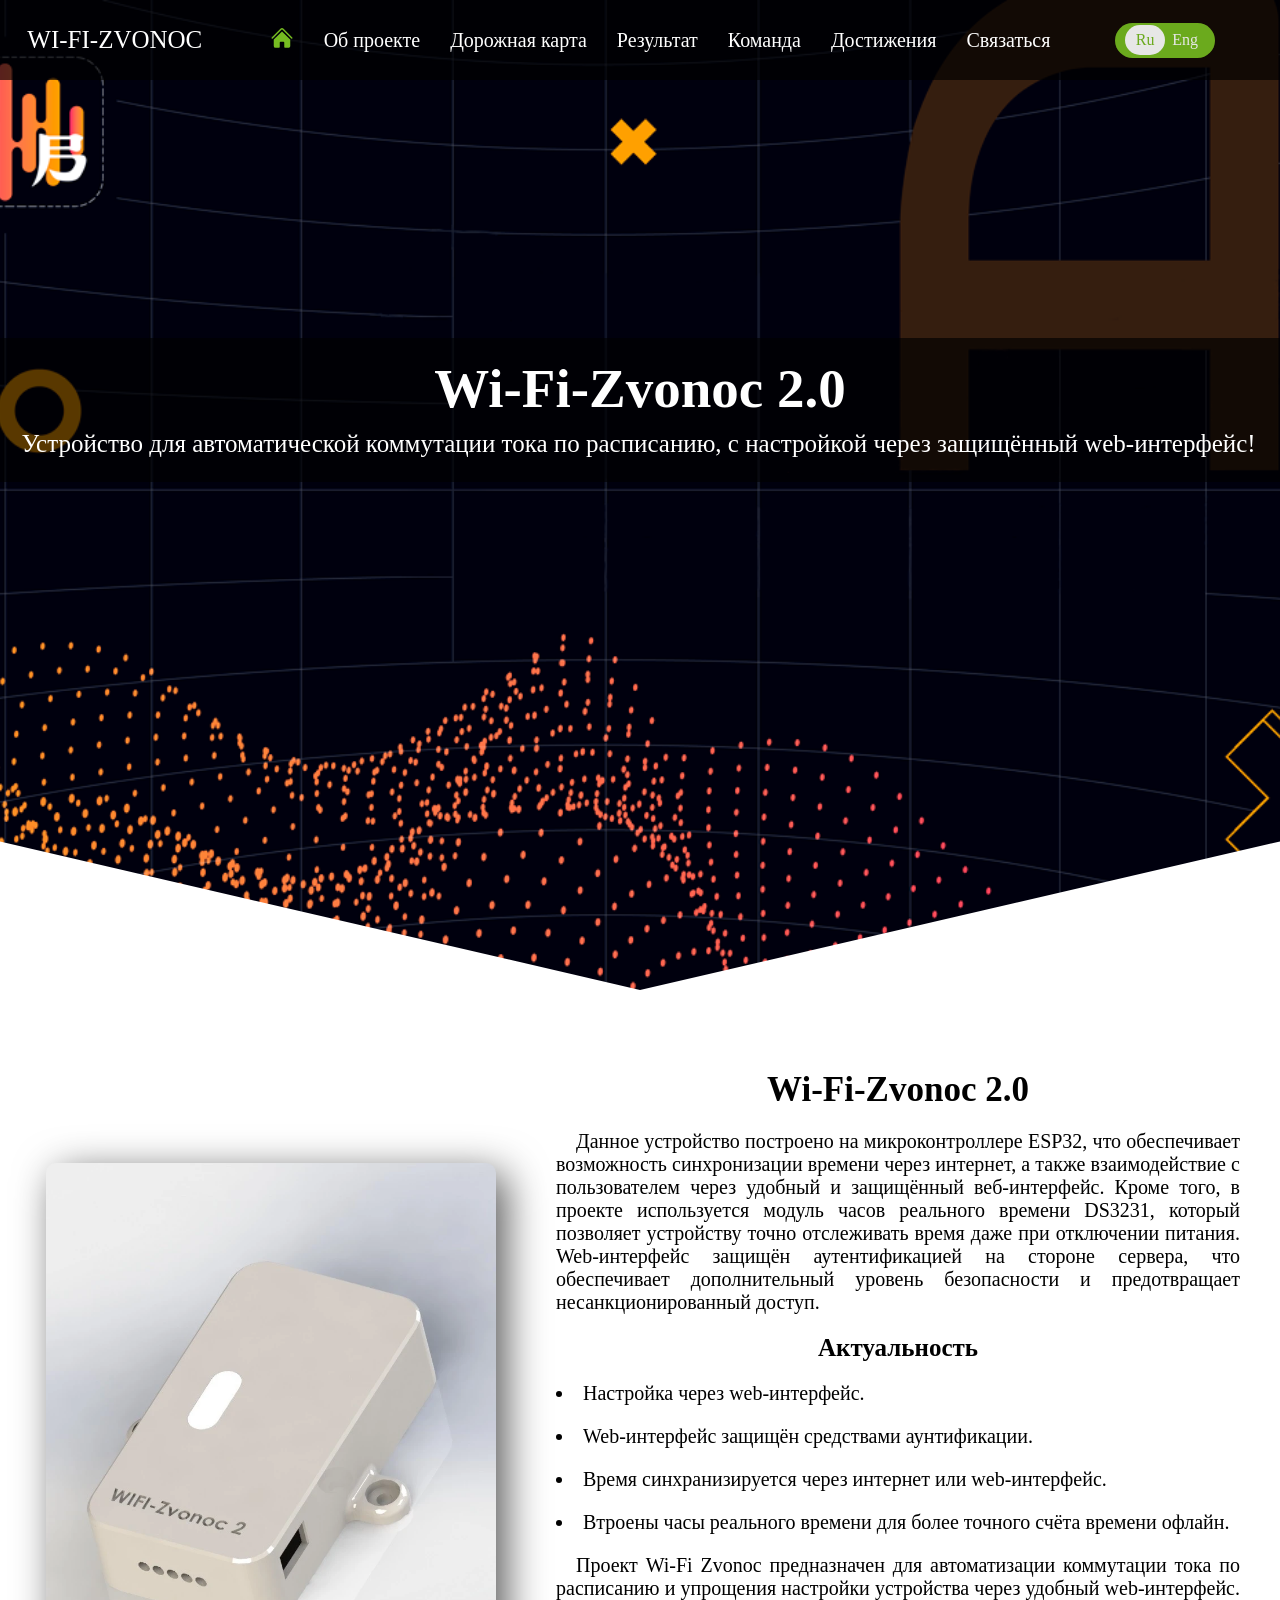
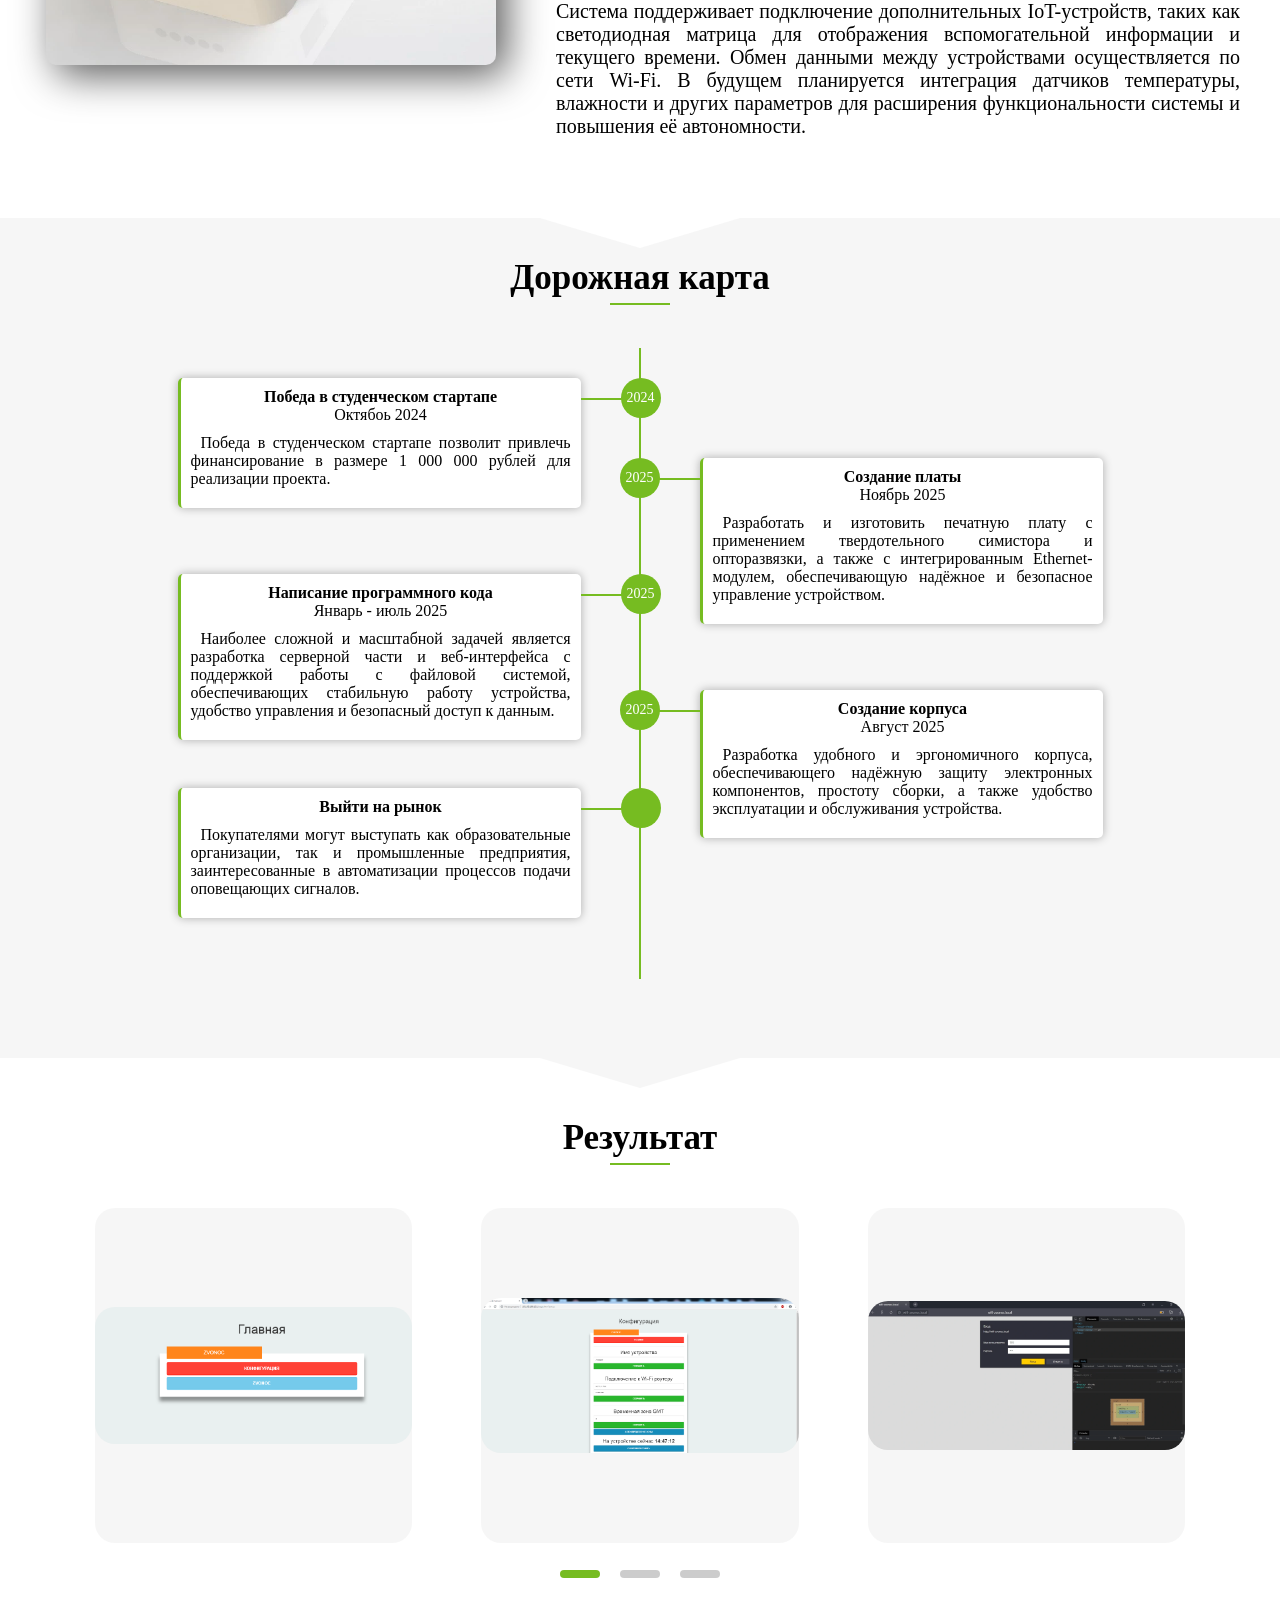
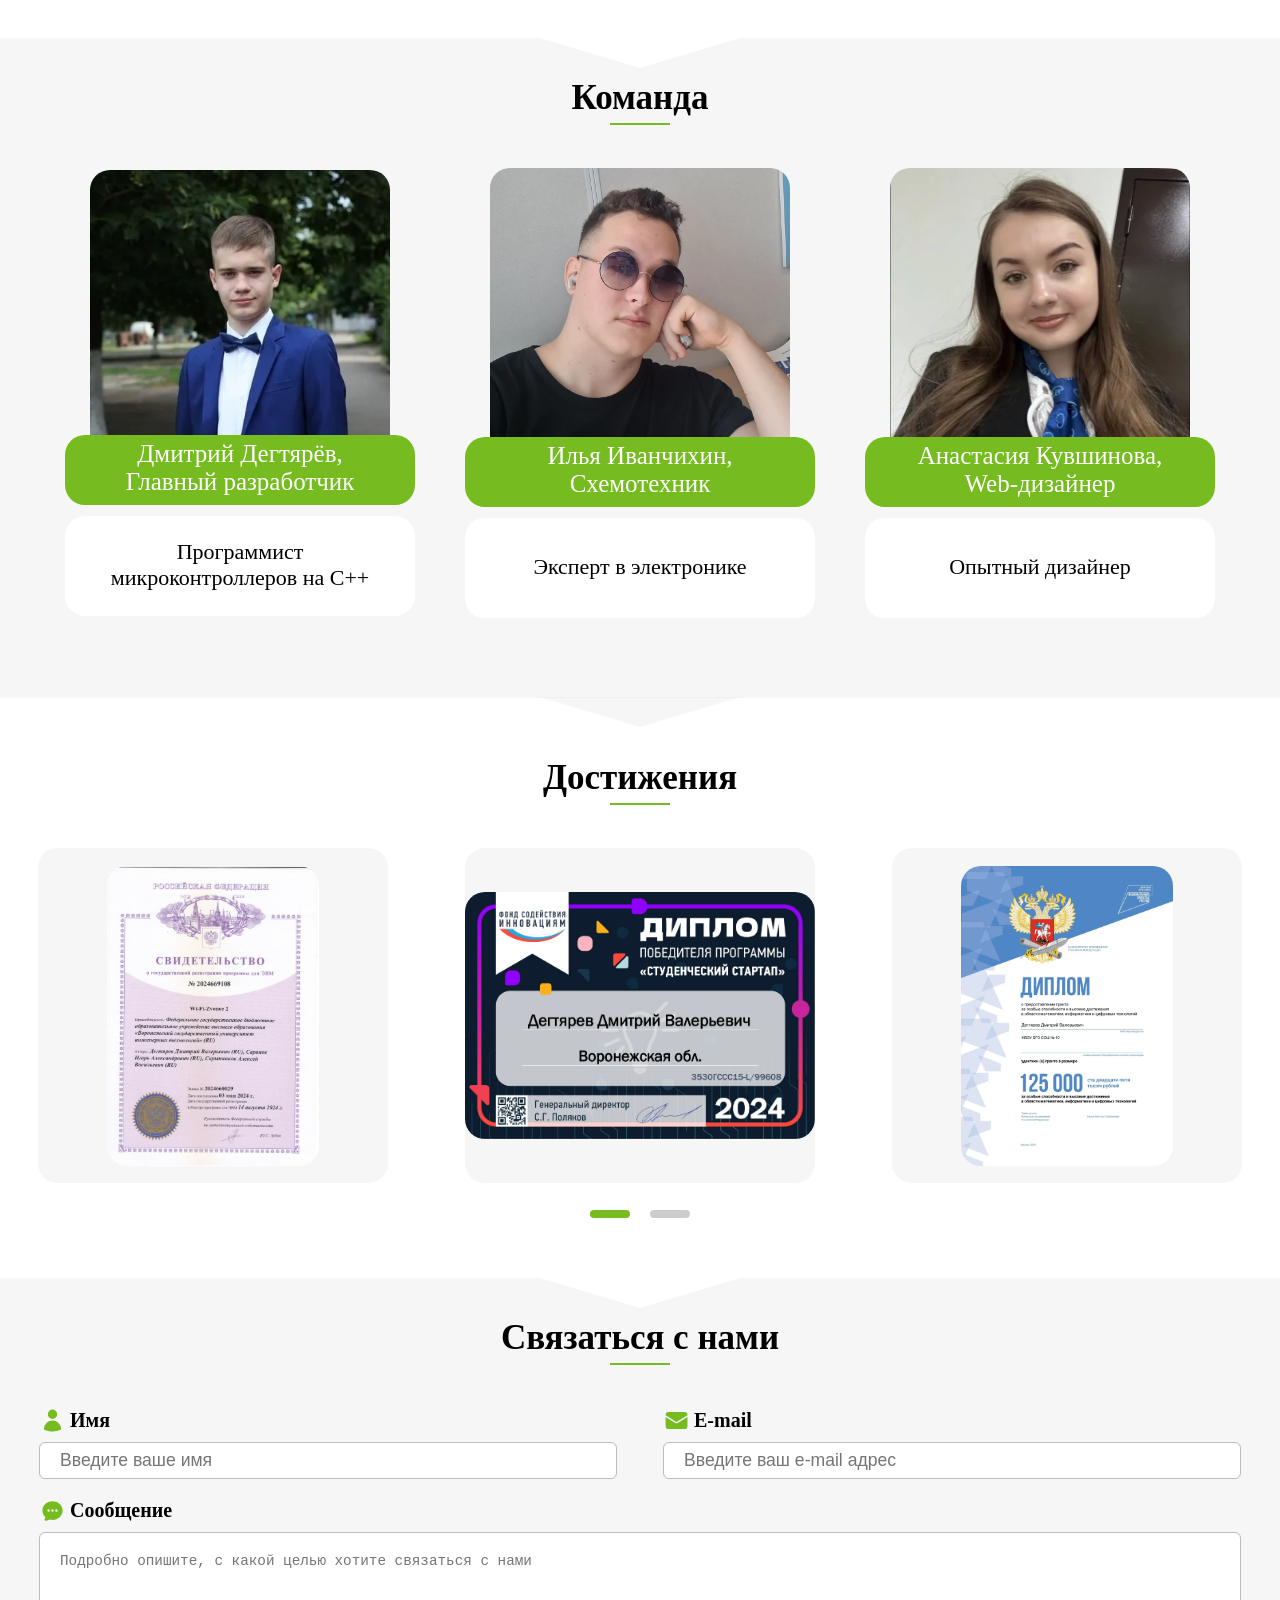
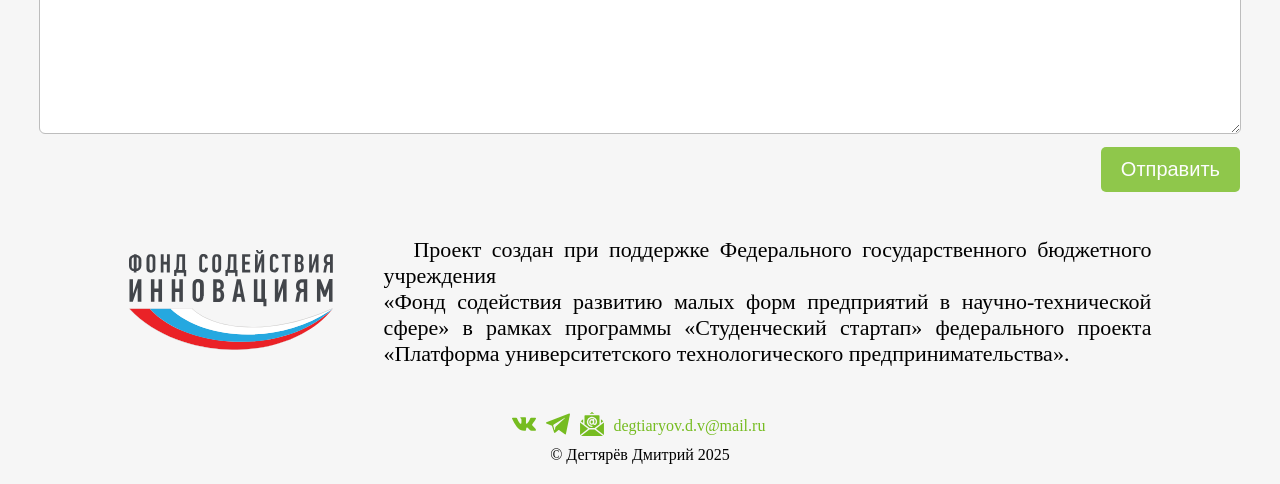
<file: index.html>
<!DOCTYPE html>
<html lang="ru">

<head>
<meta charset="UTF-8">
<meta name="viewport"
      content="width=device-width, initial-scale=1.0, user-scalable=no, maximum-scale=1.0, minimum-scale=1.0">
<title>Wi-Fi-Zvonoc</title>
<link rel="stylesheet" href="style.css"/>
<link href="img/favicon.ico" rel="shortcut icon" type="image/x-icon"/>
</head>

<body>
<div class="header_top">
<a class="logo center" href="#home">WI-FI-ZVONOC</a>
<nav class="navigation">
<ul class="menu center">
<li class="menu_element center"><a class ="menu_link active" href="#home">
<svg xmlns="http://www.w3.org/2000/svg" viewBox="0 0 24 24" fill="currentColor" class="size-6 home">
  <path d="M11.47 3.841a.75.75 0 0 1 1.06 0l8.69 8.69a.75.75 0 1 0 1.06-1.061l-8.689-8.69a2.25 2.25 0 0 0-3.182 0l-8.69 8.69a.75.75 0 1 0 1.061 1.06l8.69-8.689Z" />
  <path d="m12 5.432 8.159 8.159c.03.03.06.058.091.086v6.198c0 1.035-.84 1.875-1.875 1.875H15a.75.75 0 0 1-.75-.75v-4.5a.75.75 0 0 0-.75-.75h-3a.75.75 0 0 0-.75.75V21a.75.75 0 0 1-.75.75H5.625a1.875 1.875 0 0 1-1.875-1.875v-6.198a2.29 2.29 0 0 0 .091-.086L12 5.432Z" />
</svg>
</a></li>
<li class="menu_element center"><a class ="menu_link" href="#about_project">Об&nbsp;проекте</a></li>
<li class="menu_element center"><a class ="menu_link" href="#map">Дорожная карта</a></li>
<li class="menu_element center"><a class ="menu_link" href="#result">Результат</a></li>
<li class="menu_element center"><a class ="menu_link" href="">Команда</a></li>
<li class="menu_element center"><a class ="menu_link" href="#achievements">Достижения</a></li>
<li class="menu_element center"><a class ="menu_link" href="#contact">Связаться</a></li>
</ul>
</nav>
<div class="switcher_wrapper center">
<input type="checkbox" id="lang" checked />
<label for="lang" class="switcher">
<span>Ru</span>
<span>Eng</span>
</label>
</div>
</div>

<header class="header" id="home">

<div class="header_center">
<div class="header_wrapper">
<h1 class="name">Wi-Fi-Zvonoc 2.0</h1>
<p class="description">Устройство для автоматической коммутации тока по расписанию, с настройкой через защищённый web-интерфейс!</p>
</div>                 
</div>
</header>

<section class="about_project" id="about_project">
<div class="left center"><img src="img/project.webp" alt="Фото проекта" class="project_img"/></div>
<div class="right">
<h2 class="about_project_title center">Wi-Fi-Zvonoc 2.0</h2>
<p class="about_project_description">  Данное устройство построено на микроконтроллере ESP32, что обеспечивает возможность синхронизации времени через интернет, а также взаимодействие с пользователем через удобный и защищённый веб-интерфейс. Кроме того, в проекте используется модуль часов реального времени DS3231, который позволяет устройству точно отслеживать время даже при отключении питания. Web-интерфейс защищён аутентификацией на стороне сервера, что обеспечивает дополнительный уровень безопасности и предотвращает несанкционированный доступ.</p>
<b class="project_relevance center">Актуальность</b>
<ul class="relevance_list">
<li class="relevance_element">Настройка через web-интерфейс.</li>
<li class="relevance_element">Web-интерфейс защищён средствами аунтификации.</li>
<li class="relevance_element">Время синхранизируется через интернет или web-интерфейс.</li>
<li class="relevance_element">Втроены часы реального времени для более точного счёта времени офлайн.</li>
</ul>
<p class="about_project_description">Проект Wi-Fi Zvonoc предназначен для автоматизации коммутации тока по расписанию и упрощения настройки устройства через удобный web-интерфейс. Система поддерживает подключение дополнительных IoT-устройств, таких как светодиодная матрица для отображения вспомогательной информации и текущего времени. Обмен данными между устройствами осуществляется по сети Wi-Fi. В будущем планируется интеграция датчиков температуры, влажности и других параметров для расширения функциональности системы и повышения её автономности.</p>
</div>
</section>

<section class="map grey" id="map">
<h2 class="second_title">Дорожная карта</h2>
<div class="map_wrapper center">
<div class="map_element left" data-year="2024">
<b class="center">Победа в студенческом стартапе</b>
<div class="map_data center">Октябоь 2024</div>
<div class="map_content">Победа в студенческом стартапе позволит привлечь финансирование в размере 1 000 000 рублей для реализации проекта.</div>
</div>
<div class="map_element right" data-year="2025">
<b class="center">Создание платы</b>
<div class="map_data center">Ноябрь 2025</div>
<div class="map_content">Разработать и изготовить печатную плату с применением твердотельного симистора и опторазвязки, а также с интегрированным Ethernet-модулем, обеспечивающую надёжное и безопасное управление устройством.</div>
</div>
<div class="map_element left" data-year="2025">
<b class="center">Написание программного кода</b>
<div class="map_data center">Январь - июль 2025</div>
<div class="map_content">Наиболее сложной и масштабной задачей является разработка серверной части и веб-интерфейса с поддержкой работы с файловой системой, обеспечивающих стабильную работу устройства, удобство управления и безопасный доступ к данным.</div>
</div>
<div class="map_element right" data-year="2025">
<b class="center">Создание корпуса</b>
<div class="map_data center">Август 2025</div>
<div class="map_content">Разработка удобного и эргономичного корпуса, обеспечивающего надёжную защиту электронных компонентов, простоту сборки, а также удобство эксплуатации и обслуживания устройства.</div>
</div>
<div class="map_element left" data-year="">
<b class="center">Выйти на рынок</b>
<div class="map_data center"></div>
<div class="map_content">Покупателями могут выступать как образовательные организации, так и промышленные предприятия, заинтересованные в автоматизации процессов подачи оповещающих сигналов.</div>
</div>
</div>
</section>

<section class="result" id="result">
<h2 class="second_title">Результат</h2>
<div class="result_list slider">
<input type="radio" class="slider_input" id="slider_result1" name="slider_result" checked />
<input type="radio" class="slider_input" id="slider_result2" name="slider_result"/>
<input type="radio" class="slider_input" id="slider_result3" name="slider_result"/>
<div class="result_view slider_wrapper">
<div class="result_element slider_link center"><a href="img/result1.webp" target="_blank"><img class="result_img slider_img" src="img/result1.webp" alt=""></a></div>
<div class="result_element slider_link center"><a href="img/result2.webp" target="_blank"><img class="result_img slider_img" src="img/result2.webp" alt=""></a></div>
<div class="result_element slider_link center"><a href="img/result3.webp" target="_blank"><img class="result_img slider_img" src="img/result3.webp" alt=""></a></div>
</div>
<div class="result_view slider_wrapper">
<div class="result_element slider_link center"><a href="img/result4.webp" target="_blank"><img class="result_img slider_img" src="img/result4.webp" alt=""></a></div>
<div class="result_element slider_link center"><a href="img/result5.webp" target="_blank"><img class="result_img slider_img" src="img/result5.webp" alt=""></a></div>
<div class="result_element slider_link center"><a href="img/result6.webp" target="_blank"><img class="result_img slider_img" src="img/result6.webp" alt=""></a></div>
</div>
<div class="result_view slider_wrapper">
<div class="result_element slider_link center"><a href="img/result7.webp" target="_blank"><img class="result_img slider_img" src="img/result7.webp" alt=""></a></div>
<div class="result_element slider_link center"><a href="img/result8.webp" target="_blank"><img class="result_img slider_img" src="img/result8.webp" alt=""></a></div>
<div class="result_element slider_link center"><a href="img/result9.webp" target="_blank"><img class="result_img slider_img" src="img/result9.webp" alt=""></a></div>
</div>
<div class="slider_controls center">
<label for="slider_result1" class="controls_element"></label>
<label for="slider_result2" class="controls_element"></label>
<label for="slider_result3" class="controls_element"></label>
</div>
</div>
</section>

<section class="team grey">
<h2 class="second_title">Команда</h2>
<div class="team_wrapper center">
<div class="img_wrapper">
<img class="team_img center" src="img/team1.webp" alt="">
<div class="team_name center">Дмитрий Дегтярёв,<br>Главный разработчик  </div>
<div class="team_description">Программист микроконтроллеров на С++</div>
</div>
<div class="img_wrapper">
<img class="team_img" src="img/team2.webp" alt="">
<div class="team_name center">Илья Иванчихин,<br>Схемотехник</div>
<div class="team_description">Эксперт в электронике</div>
</div>
<div class="img_wrapper">
<img class="team_img" src="img/team3.webp" alt="">
<div class="team_name center">Анастасия Кувшинова,<br>Web-дизайнер</div>
<div class="team_description">Опытный дизайнер</div>
</div>
</div>
</section>

<section class="achievements" id="achievements">
<h2 class="second_title">Достижения</h2>
<div class="achievements_list slider">
<input type="radio" class="slider_input" id="slider_achievements1" name="slider_achievements" checked />
<input type="radio" class="slider_input" id="slider_achievements2" name="slider_achievements"/>
<div class="achievements_view slider_wrapper">
<div class="achievements_element slider_link center"><a href="img/achievements1.webp" target="_blank"><img class="achievements_img slider_img" src="img/achievements1.webp" alt=""></a></div>
<div class="achievements_element slider_link center"><a href="img/achievements2.webp" target="_blank"><img class="achievements_img slider_img" src="img/achievements2.webp" alt=""></a></div>
<div class="achievements_element slider_link center"><a href="img/achievements3.webp" target="_blank"><img class="achievements_img slider_img" src="img/achievements3.webp" alt=""></a></div>
</div>
<div class="achievements_view slider_wrapper">
<div class="achievements_element slider_link center"><a href="img/achievements4.webp" target="_blank"><img class="achievements_img slider_img" src="img/achievements4.webp" alt=""></a></div>
<div class="achievements_element slider_link center"><a href="img/achievements5.webp" target="_blank"><img class="achievements_img slider_img" src="img/achievements5.webp" alt=""></a></div>
<div class="achievements_element slider_link center"><a href="img/achievements6.webp" target="_blank"><img class="achievements_img slider_img" src="img/achievements6.webp" alt=""></a></div>
</div>
<div class="slider_controls center">
<label for="slider_achievements1" class="controls_element"></label>
<label for="slider_achievements2" class="controls_element"></label>
</div>
</div>
</section>

<section class="contact grey" id="contact">
<h2 class="second_title">Связаться с нами</h2>
<form action="" class="contact_form">
<div class="input_wrapper left">
<label class="label" for="name"><b>Имя</b></label>
<input class="input" type="text" id="name" placeholder="Введите ваше имя" required />
</div>
<div class="input_wrapper right">
<label class="label" for="email"><b>E-mail</b></label>
<input class="input" type="email" id="email" placeholder="Введите ваш e-mail адрес" required />
</div>
<div class="cls"></div>
<div class="text_wrapper">
<label class="label" for="message"><b>Сообщение</b></label>
<textarea class="textarea" name="message" id="message" cols="30" rows="10" placeholder="Подробно опишите, с какой целью хотите связаться с нами" required></textarea>
</div>
<button class="submit" type="submit">Отправить</button>
</form>
</section>

<footer class="grey">
<div class="fond center">
<div class="fond_img"><a href="https://fasie.ru/"><img src="img/fsi.svg"></a></div>
<div class="fond_a"><a href="https://fasie.ru/">Проект создан при поддержке Федерального государственного бюджетного учреждения<br>«Фонд содействия развитию малых форм предприятий в научно-технической сфере» в рамках программы «Студенческий стартап» федерального проекта «Платформа университетского технологического предпринимательства».</a></div>
</div>
<ul class="socials center">
<li class="socials_element"><a target="_blank" class="socials_link" href="https://vk.com/ddv123"><svg id="Capa_1" enable-background="new 0 0 96.496 96.496" viewBox="0 0 96.496 96.496" xmlns="http://www.w3.org/2000/svg"><g><path d="m92.499 65.178c-2.873-3.446-6.254-6.387-9.453-9.51-2.886-2.815-3.068-4.448-.748-7.697 2.532-3.546 5.255-6.956 7.81-10.486 2.385-3.299 4.823-6.589 6.078-10.539.796-2.513.092-3.623-2.485-4.063-.444-.077-.903-.081-1.355-.081l-15.289-.018c-1.883-.028-2.924.793-3.59 2.462-.899 2.256-1.826 4.51-2.897 6.687-2.43 4.936-5.144 9.707-8.949 13.747-.839.891-1.767 2.017-3.169 1.553-1.754-.64-2.271-3.53-2.242-4.507l-.015-17.647c-.34-2.521-.899-3.645-3.402-4.135l-15.882.003c-2.12 0-3.183.819-4.315 2.145-.653.766-.85 1.263.492 1.517 2.636.5 4.121 2.206 4.515 4.849.632 4.223.588 8.463.224 12.703-.107 1.238-.32 2.473-.811 3.629-.768 1.817-2.008 2.187-3.637 1.069-1.475-1.012-2.511-2.44-3.525-3.874-3.809-5.382-6.848-11.186-9.326-17.285-.716-1.762-1.951-2.83-3.818-2.859-4.587-.073-9.175-.085-13.762.004-2.76.052-3.583 1.392-2.459 3.894 4.996 11.113 10.557 21.917 17.816 31.759 3.727 5.051 8.006 9.51 13.534 12.67 6.265 3.582 13.009 4.66 20.112 4.328 3.326-.156 4.325-1.021 4.479-4.336.104-2.268.361-4.523 1.48-6.561 1.098-2 2.761-2.381 4.678-1.137.959.623 1.767 1.416 2.53 2.252 1.872 2.048 3.677 4.158 5.62 6.137 2.437 2.48 5.324 3.945 8.954 3.646l14.052.003c2.264-.148 3.438-2.924 2.138-5.451-.913-1.77-2.111-3.346-3.383-4.871z" fill="#76bc2" style="fill: rgb(118, 188, 33);"></path></svg></a></li>
<li class="socials_element"><a target="_blank" class="socials_link" href="https://t.me/djsvuj"><svg version="1.1" id="Layer_1" xmlns="http://www.w3.org/2000/svg" xmlns:xlink="http://www.w3.org/1999/xlink" x="0px" y="0px" viewBox="0 0 300 300" style="enable-background:new 0 0 300 300;" xml:space="preserve"><g id="XMLID_496_"><path id="XMLID_497_" d="M5.299,144.645l69.126,25.8l26.756,86.047c1.712,5.511,8.451,7.548,12.924,3.891l38.532-31.412 c4.039-3.291,9.792-3.455,14.013-0.391l69.498,50.457c4.785,3.478,11.564,0.856,12.764-4.926L299.823,29.22 c1.31-6.316-4.896-11.585-10.91-9.259L5.218,129.402C-1.783,132.102-1.722,142.014,5.299,144.645z M96.869,156.711l135.098-83.207 c2.428-1.491,4.926,1.792,2.841,3.726L123.313,180.87c-3.919,3.648-6.447,8.53-7.163,13.829l-3.798,28.146 c-0.503,3.758-5.782,4.131-6.819,0.494l-14.607-51.325C89.253,166.16,91.691,159.907,96.869,156.711z" fill="#000000" style="fill: rgb(118, 188, 33);"></path></g></svg></a></li>
<li class="socials_element"><svg id="Capa_1" enable-background="new 0 0 512 512" viewBox="0 0 512 512" xmlns="http://www.w3.org/2000/svg"><g><path d="m1 224.336v265.327l170.567-132.663z" fill="#000000" style="fill: rgb(118, 188, 33);"></path><path d="m446 155.31v81.576l50.373-39.179z" fill="#000000" style="fill: rgb(118, 188, 33);"></path><path d="m265.659 3.523c-5.582-4.697-13.736-4.697-19.318 0l-39.775 33.477h98.867z" fill="#000000" style="fill: rgb(118, 188, 33);"></path><path d="m66 155.31-50.373 42.397 50.373 39.179z" fill="#000000" style="fill: rgb(118, 188, 33);"></path><path d="m201.146 372-180 140h469.708l-180-140z" fill="#000000" style="fill: rgb(118, 188, 33);"></path><path d="m340.432 357 170.568 132.664v-265.329z" fill="#000000" style="fill: rgb(118, 188, 33);"></path><path d="m252.219 179.364c-12.167 0-24.752 11.83-24.752 31.626 0 20.126 12.276 33.646 23.742 33.646 12.074 0 21.975-14.127 22.687-31.889l.019-3.771c-.539-17.524-9.308-29.612-21.696-29.612z" fill="#000000" style="fill: rgb(118, 188, 33);"></path><path d="m310.854 342 105.146-81.781v-178.219c0-8.284-6.716-15-15-15h-290c-8.284 0-15 6.716-15 15v178.22l105.146 81.78zm-160.596-102.092c-7.163-27.235-3.561-55.947 10.144-80.846 13.699-24.89 36.023-43.302 62.86-51.845 28.313-9.015 58.376-6.359 84.647 7.478 26.275 13.838 45.471 37.114 54.05 65.541.047.154.091.31.132.466 5.702 21.36 4.014 41.524-5.474 65.379-6.413 16.124-22.136 33.354-47.031 33.354-9.032 0-17.693-3.704-24.387-10.431-1.584-1.592-3.011-3.326-4.289-5.163-8.407 6.838-18.602 10.794-29.7 10.794-14.498 0-28.594-7.038-38.673-19.31-9.718-11.832-15.069-27.577-15.069-44.336 0-16.834 5.694-32.411 16.034-43.86 10.196-11.29 24.309-17.766 38.718-17.766 7.925 0 15.456 1.889 22.223 5.448 1.312-6.953 7.407-12.206 14.726-12.206h.076c8.284.041 14.967 6.79 14.926 15.074l-.413 83.335c-.013 2.559.999 5.111 2.707 6.827.591.595 1.783 1.592 3.121 1.592 12.104 0 17.428-10.099 19.154-14.44 7.007-17.617 8.335-31.488 4.427-46.324-6.273-20.566-20.2-37.405-39.237-47.431-19.104-10.062-40.972-11.991-61.568-5.436-40.599 12.924-63.919 55.3-53.09 96.474 8.992 34.192 39.899 58.753 75.16 59.729 8.28.229 14.809 7.128 14.579 15.409-.225 8.14-6.895 14.585-14.986 14.585-.141 0-.281-.002-.423-.006-23.245-.643-46.191-8.9-64.612-23.252-19.138-14.908-32.53-35.252-38.732-58.833z" fill="#000000" style="fill: rgb(118, 188, 33);"></path></g></svg></li>
<li class="socials_element">degtiaryov.d.v@mail.ru</li>
</ul>
<p class="footer_about center">&copy;&nbsp;Дегтярёв&nbsp;Дмитрий&nbsp;2025</p>
</footer>
</body>

</html>
</file>
<file: style.css>
@charset "utf-8";:root{	--color-green: #76bc21;}*{   margin: 0;   padding: 0;   outline: none;   background-image: none;   text-decoration: none;   list-style: none;}a{	color: var(--color-green);	transition: opacity .25s ease;}a:hover:not(.logo){	opacity: 0.7;	color: var(--color-green);}.center{	display: flex;	align-items: center;	justify-content: center;}.grey{	background-color: rgb(225,225,225,.3);}/*Header*/.header{	height: 110vh;	background: url("img/background.webp")no-repeat center;	background-size: cover;	clip-path: polygon(0 0, 100% 0, 100% 85%, 50% 100%, 0% 85%);	position: relative;	bottom: 80px;}.header_top{	color: white;	height: 80px;	display: flex;	align-items: center;	justify-content: space-evenly;	background: rgb(0,0,0,65%);	position: sticky;	top: 0;	z-index: 2;}.header_top a.active{	color:var(--color-green);}.menu_element{	margin-right: 30px;	font-size: 20px;}.menu_element:last-child{	margin-right: 0;}.menu_link{    color: white;}	.logo{	font-size: 25px;	margin-right: 40px;	color: white;	width: 183px;}.home{	width: 24px;	height: 24px;}.switcher{	/*margin-left: 40px;*/}.header_center{	color: white;	display: flex;	flex-direction: column;	align-items: center;	justify-content: center;	height: calc(100vh - 80px);}.header_wrapper{background: rgb(0,0,0,65%);	width: 100%;text-align: center;padding: 10px 0 20px;}.switcher_wrapper{	width: 183px;	}.switcher{	position: relative;	display: flex;	align-items: center;	height: 35px;	background: var(--color-green);	border-radius: 20px;	padding: 0 10px;	width: 80px;	cursor: pointer;	opacity: .9;	transition: opacity 0.25s ease;}.switcher:hover{	opacity: 1;}.switcher:before{	content: "";	width: 40px;	height: 30px;	background: white;	position: absolute;	z-index: 1;	border-radius: 20px;	left: 50px;	transition: left .25s ease-in-out;}#lang:checked+.switcher:before{	left: 10px;}#lang:checked+.switcher span:first-child{	color: var(--color-green);}#lang:checked+.switcher span:last-child{	color: white;}.switcher span{	flex: 1 1 50%;	text-align: center;	z-index: 2;	color: var(--color-green);	transition: color .25s ease-in-out;}.switcher span:first-child{	color: white;}#lang{	display: none;}.name{	font-size: 55px;	line-height: 82px;}.description{	font-size: 25px;	display: inline-block;	white-space: nowrap;	overflow: hidden;	width: 99ch;	border-right: 3px solid transparent;	animation: cursor .75s 7, print_text 4s steps(99);}/*Анимации*/@keyframes cursor{	from{		border-color: transparent;	}	50%{		border-color: white;	}	to{		border-color: transparent;	}}@keyframes print_text{	from{		width:0;	}}/*Об проекте*/.about_project{	display: flex;	margin: 0 auto;    max-width: 1200px;	padding-bottom: 60px;}.about_project .left{	flex: 1 1 40%;	padding-right: 60px;}.about_project .right{	flex: 1 1 60%;}.project_img{	display:block;	width: 450px;	margin-left: auto;	border-radius: 10px;	filter: drop-shadow(10px 10px 20px rgb(0,0,0,65%));}.about_project_title{	font-size: 35px;	margin-bottom: 20px;}.about_project_description{	font-size: 20px;	margin-bottom: 20px;	text-indent: 20px;	text-align: justify;}.project_relevance{	font-size: 25px;	margin-bottom: 20px;}.relevance_element{	font-size: 20px;	margin-bottom: 20px;	list-style: inside;}/*Дорожная карта*/.map{	height: 800px;	padding: 40px 0 0;	position: relative;}.map:before,.map:after{	content: "";	border: 100px solid transparent;	left: calc(50% - 100px);	position: absolute;	//border-top: 30px solid red;}.map:before{	border-top: 30px solid white;	top: 0;}.map:after{	border-top: 30px solid rgb(225,225,225,.3);	bottom: -129.5px;}.map_wrapper{	position: relative;	flex-direction: column;	width: 925px;	margin: 0 auto;	padding-top: 30px;}.map_wrapper:before{	content: "";	position: absolute;	display: inline-block;	width: 2px;	height: 82%;	top: 0;	background: var(--color-green);;}.map_element{	position: relative;	width: 400px;	padding: 10px 0;	background: white;	box-shadow: 0 0 10px rgb(0 0 0 / 0.3);	border-radius: 5px;	border-left: 3px solid var(--color-green);	animation-timing-function: ease-out;	animation-duration: 2s;}.map_element:before{	content: "";	position: absolute;	display: inline-block;	width: 42px;	height: 2px;	background: var(--color-green);	top:20px;}.map_element:after{	content: attr(data-year);	position: absolute;	top: 0;	display: inline-flex;	align-items: center;	justify-content: center;	width: 40px;	height: 40px;	border-radius: 50%;	background: var(--color-green);	font-size: 14px;	color: white;}.map_element:nth-of-type(2){	top: -50px;}.map_element:nth-of-type(3){	top: -100px;}.map_element:nth-of-type(4){	top: -150px;}.map_element:nth-of-type(5){	top: -200px;}.map_element.left:before{	right: -42px;}.map_element.left:after{	right: -80px;}.map_element.left{	margin-right: auto;	animation-name: map_animation_left;}.map_element.right:before{	left: -44px;}.map_element.right:after{	left: -83px;}.map_element.right{	margin-left: auto;	animation-name: map_animation_right;}.map_content{	text-align: justify;	text-indent: 10px;	margin: 10px;}.second_title{	font-size: 35px;	text-align: center;	margin-bottom: 50px;	position: relative;}.second_title:after{	content: "";	display: inline-block;	width: 60px;	height: 2px;	background-color: var(--color-green);	position: absolute;	bottom: -7px;	left: calc(50% - 30px);}@keyframes map_animation_left{	0%{		transform: translateX(calc(0px - 110vw / 2));	}	90%{		transform: translateX(3px);	}	100%{		transform: translateX(0);	}}@keyframes map_animation_right{	0%{		transform: translateX(calc(110vw / 2));	}	90%{		transform: translateX(-3px);	}	100%{		transform: translateX(0);	}}/*Результатыт*/.result{	padding: 60px;}.result_list{	min-height: 370px;}.result_view{	max-height: 335px}/*Команда*/.team{	padding: 40px 0;	position: relative;	height: 580px;}.team_wrapper{	gap: 100px;}.img_wrapper{		position: relative;}.img_wrapper:after{	content: "";	position: absolute;	width: 350px;	height: 70px;	border-radius: 20px;	background: var(--color-green);	bottom: 98px;	left: -25px;}.team_name{	color: white;	text-align: center;	font-size: 25px;	position: relative;	z-index: 1;	top: -30px;}.team_description{	width: 300px;	height: 77px;	top: auto;	border-radius: 20px;	position: relative;	font-size: 22px;	display: inline-grid;	align-items: center;	text-align: center;	z-index: 1;}.team_name:after{	content: "";	position: absolute;	width: 350px;	height: 100px;	border-radius: 20px;	background: white;	bottom: -120px;	left: -25px;}.team_img{	width: 100%;	max-width: 300px;	max-height: 300px;	border-radius: 20px;}.team:before,.team:after{	content: "";	border: 100px solid transparent;	left: calc(50% - 100px);	position: absolute;	//border-top: 30px solid red;}.team:before{	border-top: 30px solid white;	top: 0;}.team:after{	border-top: 30px solid rgb(225,225,225,.3);	bottom: -129px;}/*Достижения*/.achievements{	padding: 60px 0;}.achievements_list{	min-height: 370px;}.achievements_view{	max-height: 335px}/*Связаться*/.contact{	padding: 40px 0;	position: relative;}.contact_form{	width: 100%;	max-width: 1200px;	margin: 0 auto;}.input_wrapper{	width: 48%;	display: inline-block;}.input_wrapper.left{	float: left;}.input_wrapper.right{	float: right;}.label{	display: flex;	align-items: center;	font-size: 20px;	position: relative;	margin-bottom: 10px;}.label:before{	content: "";	position: relative;	display: inline-flex;	align-items: center;	justify-content: center;	width: 25px;	height: 25px;	margin-right: 5px;}.label[for="name"]:before {    background-image: url('data:image/svg+xml,<svg xmlns="http://www.w3.org/2000/svg" viewBox="0 0 24 24" fill="%2376bc21" class="w-6 h-6"><path fill-rule="evenodd" d="M7.5 6a4.5 4.5 0 119 0 4.5 4.5 0 01-9 0zM3.751 20.105a8.25 8.25 0 0116.498 0 .75.75 0 01-.437.695A18.683 18.683 0 0112 22.5c-2.786 0-5.433-.608-7.812-1.7a.75.75 0 01-.437-.695z" clip-rule="evenodd" /></svg>');}.label[for="email"]:before {    background-image: url('data:image/svg+xml,<svg xmlns="http://www.w3.org/2000/svg" viewBox="0 0 24 24" fill="%2376bc21" class="w-6 h-6"><path d="M1.5 8.67v8.58a3 3 0 003 3h15a3 3 0 003-3V8.67l-8.928 5.493a3 3 0 01-3.144 0L1.5 8.67z" /><path d="M22.5 6.908V6.75a3 3 0 00-3-3h-15a3 3 0 00-3 3v.158l9.714 5.978a1.5 1.5 0 001.572 0L22.5 6.908z" /></svg>');}.label[for="message"]:before {    background-image: url('data:image/svg+xml,<svg xmlns="http://www.w3.org/2000/svg" viewBox="0 0 24 24" fill="%2376bc21" class="w-6 h-6"><path fill-rule="evenodd" d="M4.804 21.644A6.707 6.707 0 006 21.75a6.721 6.721 0 003.583-1.029c.774.182 1.584.279 2.417.279 5.322 0 9.75-3.97 9.75-9 0-5.03-4.428-9-9.75-9s-9.75 3.97-9.75 9c0 2.409 1.025 4.587 2.674 6.192.232.226.277.428.254.543a3.73 3.73 0 01-.814 1.686.75.75 0 00.44 1.223zM8.25 10.875a1.125 1.125 0 100 2.25 1.125 1.125 0 000-2.25zM10.875 12a1.125 1.125 0 112.25 0 1.125 1.125 0 01-2.25 0zm4.875-1.125a1.125 1.125 0 100 2.25 1.125 1.125 0 000-2.25z" clip-rule="evenodd" /></svg>');}.input, .textarea{	border: none;	border-radius: 5px;	outline: 1px solid #bdbdbd;	box-sizing: border-box;	width: 100%;	font-size: 1.1em;}.input:focus, .textarea:focus{	outline: 1px solid var(--color-green);}.input{	padding: 5px 5px 5px 20px;	height: 35px;}.cls{	clear: both;}.text_wrapper{	margin-top: 20px;}.textarea{	max-width: 100%;	min-width: 100%;	padding: 20px;	min-height: 60px;}.submit{	display: block;	height: 45px;	padding: 10px 20px;	border: none;	background: var(--color-green);	color: white;	cursor: pointer;	border-radius: 5px;	margin-top: 10px;	opacity: .8;	transition: opacity .25s ease;	margin-left: auto;	font-size: 20px;}.submit:hover{	opacity: 1;}.contact:before{	content: "";	border: 100px solid transparent;	left: calc(50% - 100px);	position: absolute;	//border-top: 30px solid red;}.contact:before{	border-top: 30px solid white;	top: 0;}/*Слайдер*/.slider{	max-width: 100%;	height: auto;	display: flex;	overflow-x: hidden;	position: relative;}.slider_input{	display: none;}.slider_wrapper{	display: flex;	flex: 1 1 100%;	justify-content: space-between;	min-width: 100%;	transition: all .5s ease;}.slider_link{	flex: 1 1 33%;	margin: 0 3%;	padding: 20px 0;	border-radius: 20px;	background: rgb(225,225,225,.3);}.slider_img{	width: 100%;	max-width: 350px;	max-height: 300px;	object-fit: contain;	border-radius: 20px;	overflow: hidden;     display: block; }.slider_controls{	position: absolute;    bottom: 0;	width: 100%;	gap: 20px;}.controls_element{	display: inline-block;	width: 40px;	height: 8px;	border-radius: 8px;	background: rgb(0 0 0 / 20%);	cursor: pointer;	transition: all .25s ease;}.controls_element:hover,.slider_input:nth-of-type(1):checked ~ .slider_controls .controls_element:nth-of-type(1),.slider_input:nth-of-type(2):checked ~ .slider_controls .controls_element:nth-of-type(2),.slider_input:nth-of-type(3):checked ~ .slider_controls .controls_element:nth-of-type(3){	background: var(--color-green);}.slider_input:nth-of-type(1):checked ~ .slider_wrapper:first-of-type {    margin-left: 0;}.slider_input:nth-of-type(2):checked ~ .slider_wrapper:first-of-type {    margin-left: -100%;}.slider_input:nth-of-type(3):checked ~ .slider_wrapper:first-of-type {    margin-left: -200%;}/*footer*/footer{	padding: 20px 0;}.fond{	height: 100px;	margin-bottom: 60px;}.fond_img img{	height: 100px;}.fond_a{	width:60%;	padding-left: 50px;	font-size: 22px;	text-indent: 30px;	}.fond_a a{	display: flex;    color: black;  width: 100%;  height: 100%;  justify-content: flex-start;  text-align: justify;}.socials_element{	margin: 0 10px 10px 0;		 color: rgb(118, 188, 33);	 width: 24px;	height: 24px;}.socials_element:last-child{	margin: 0;	width: 155px}
</file>
